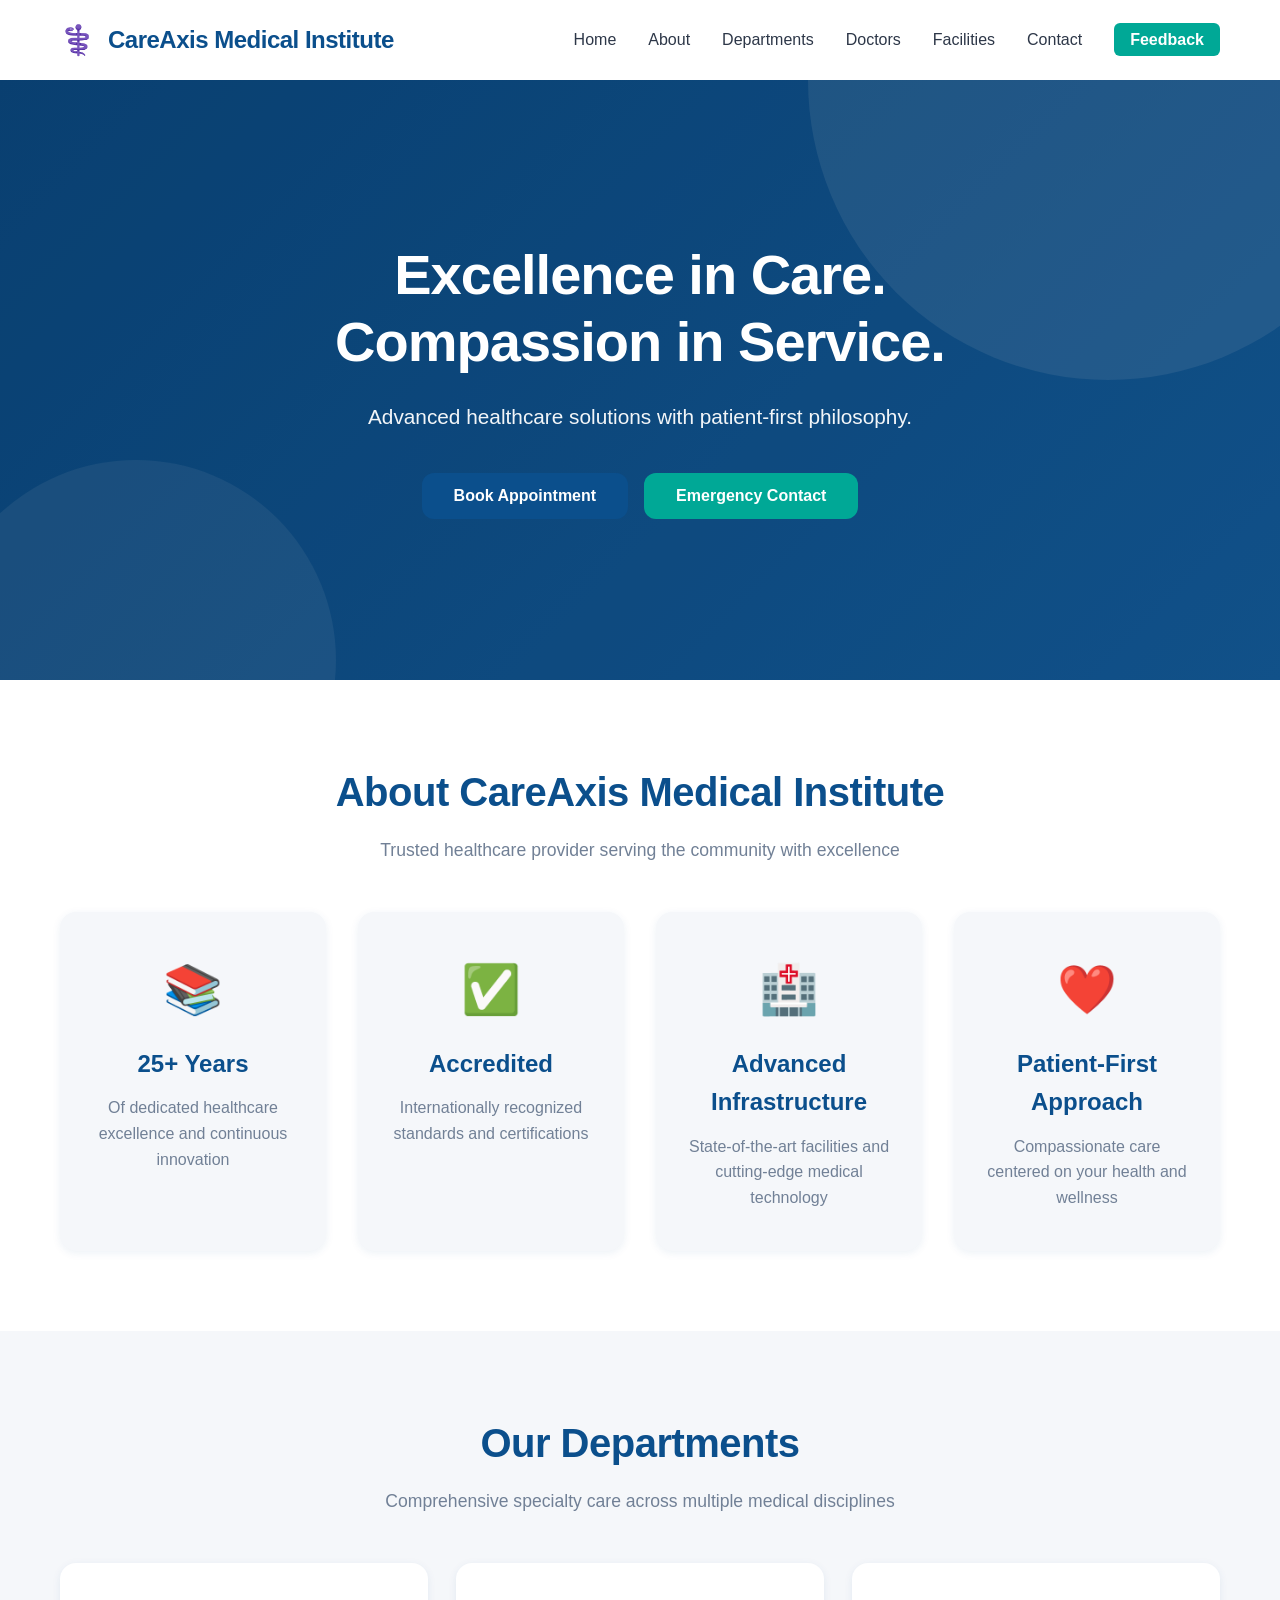
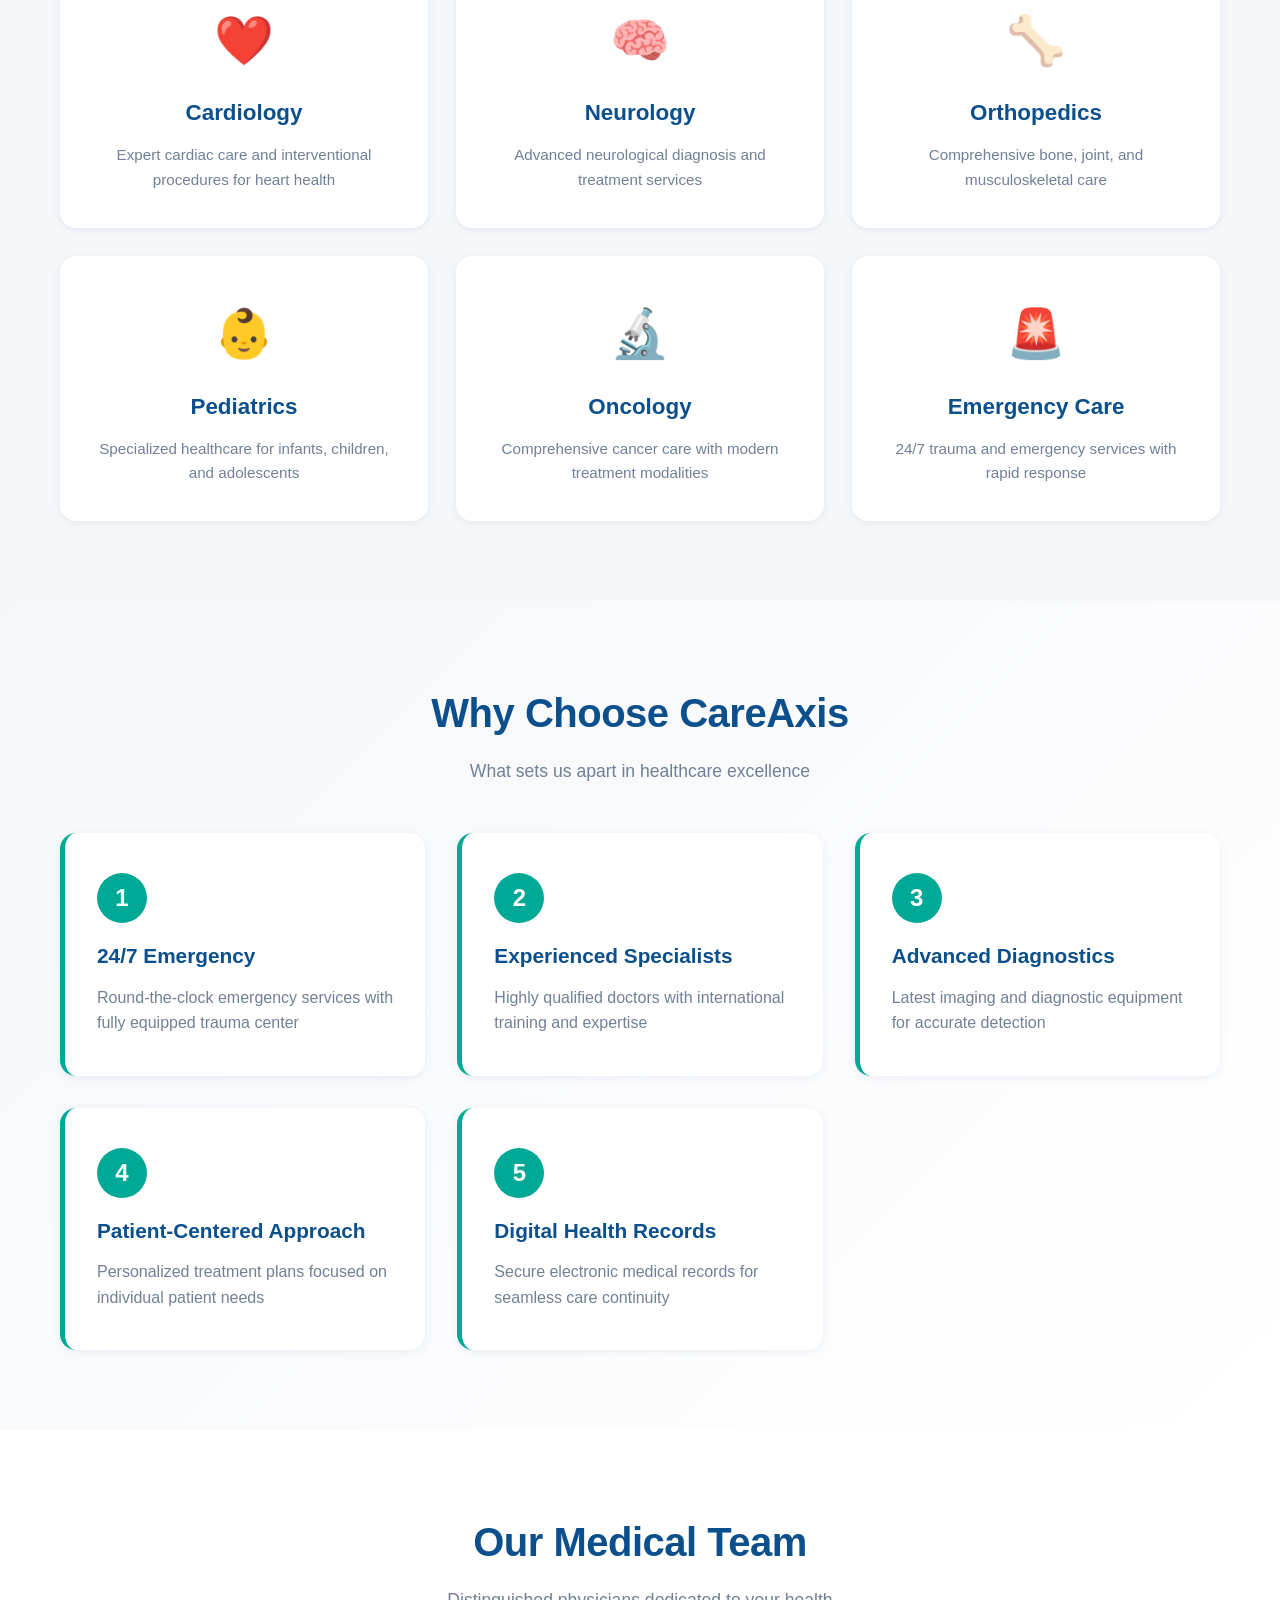
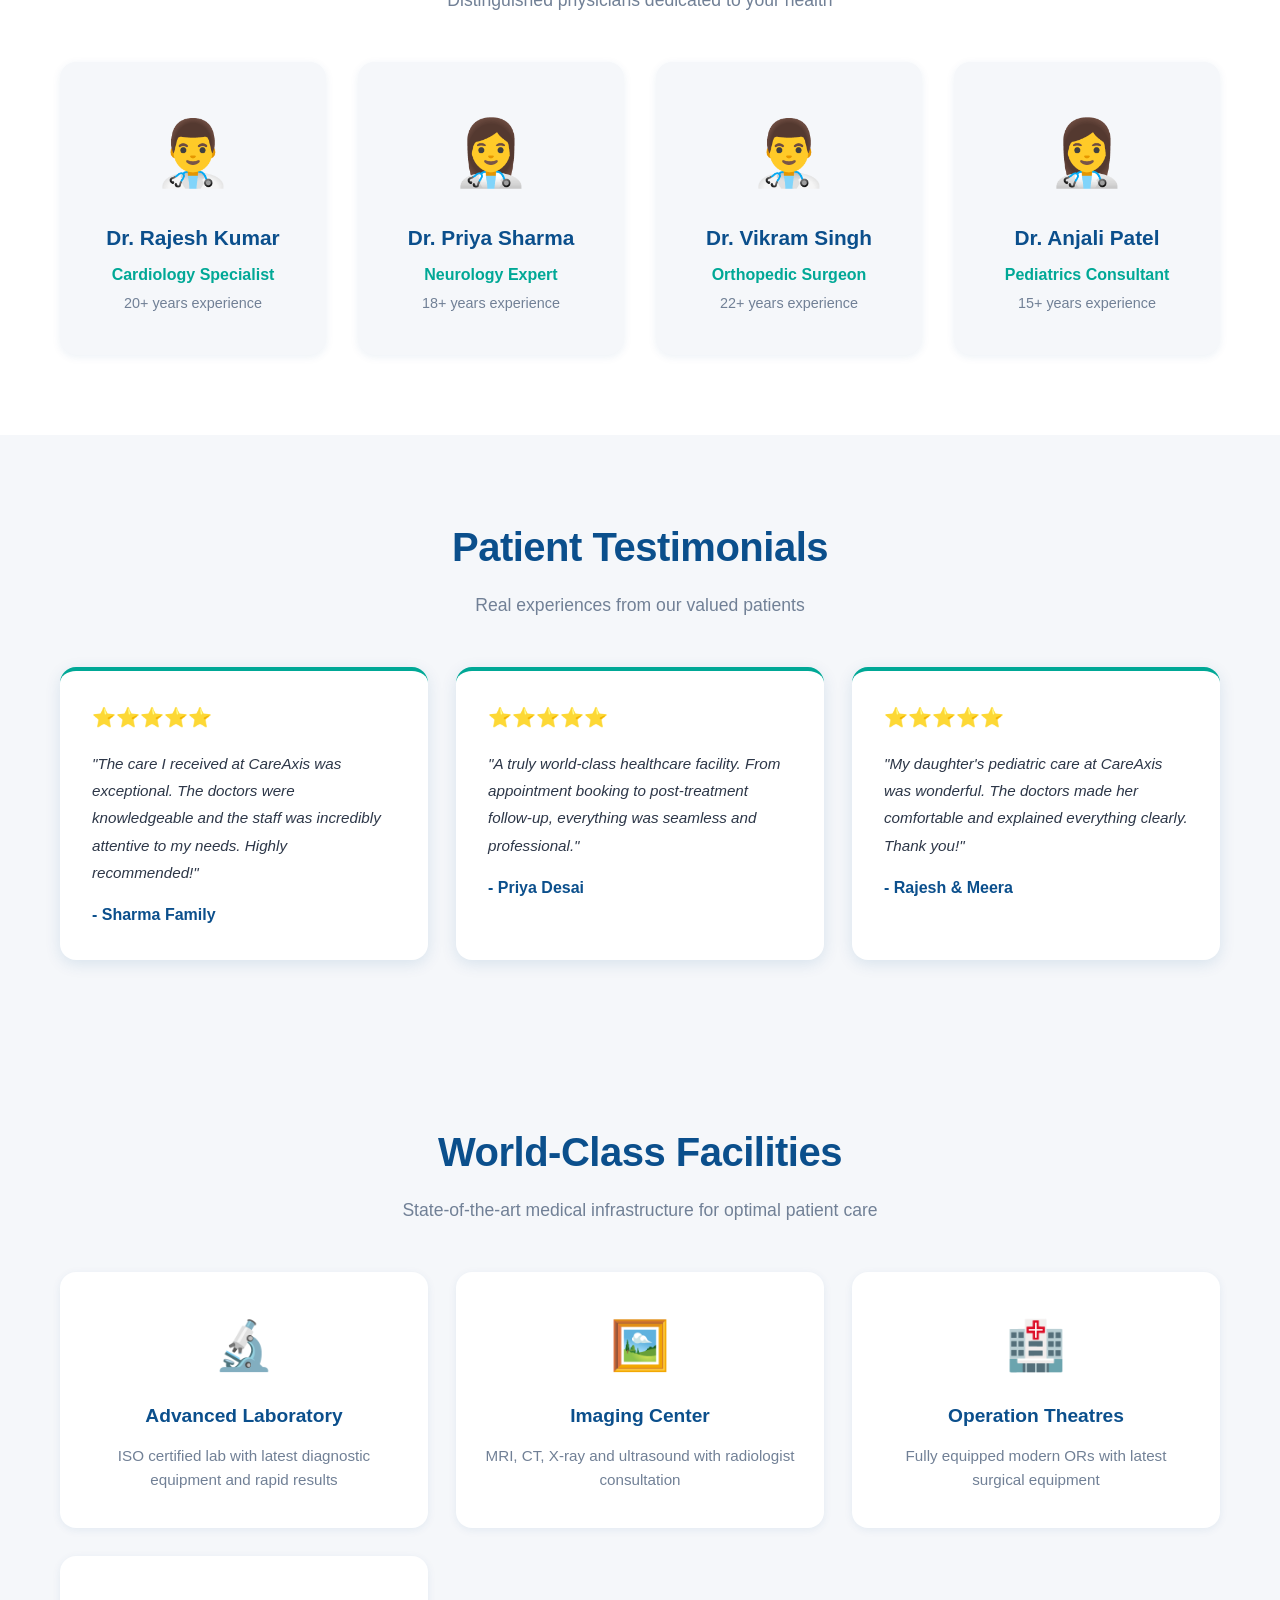
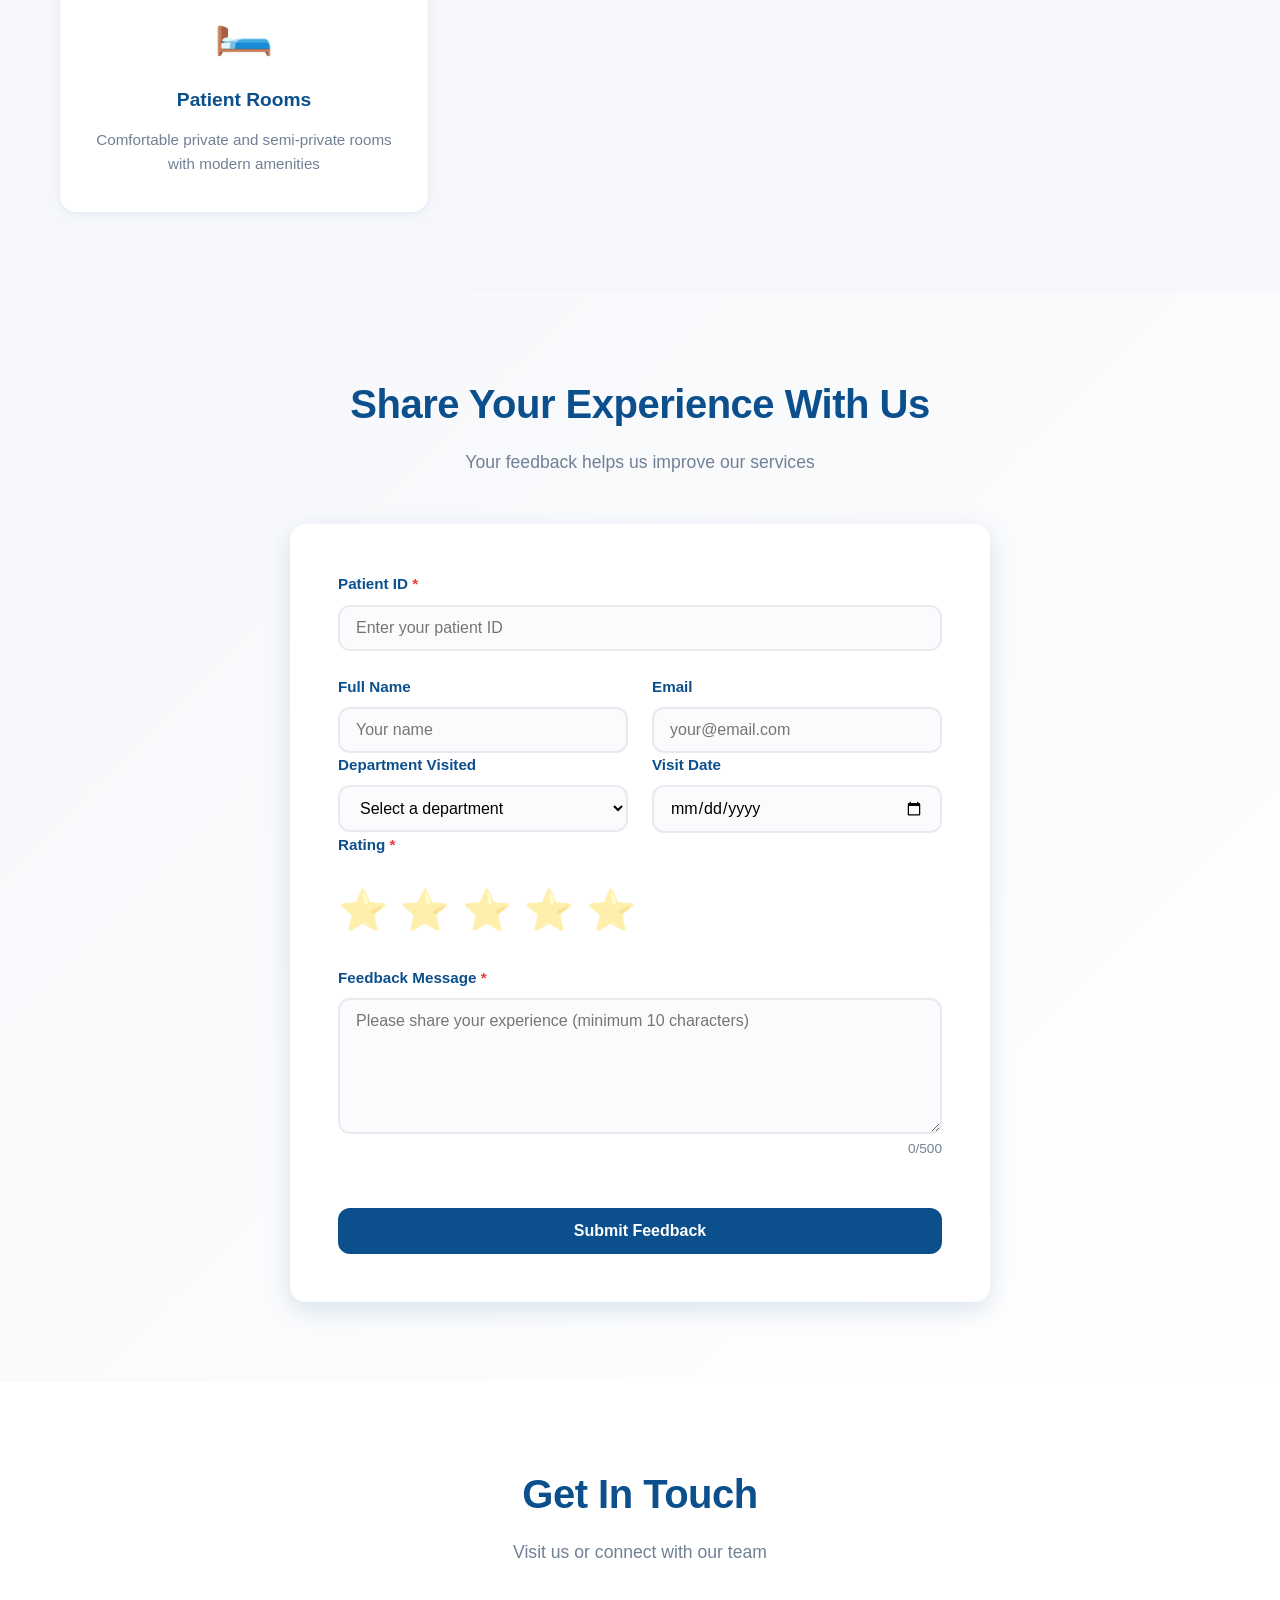
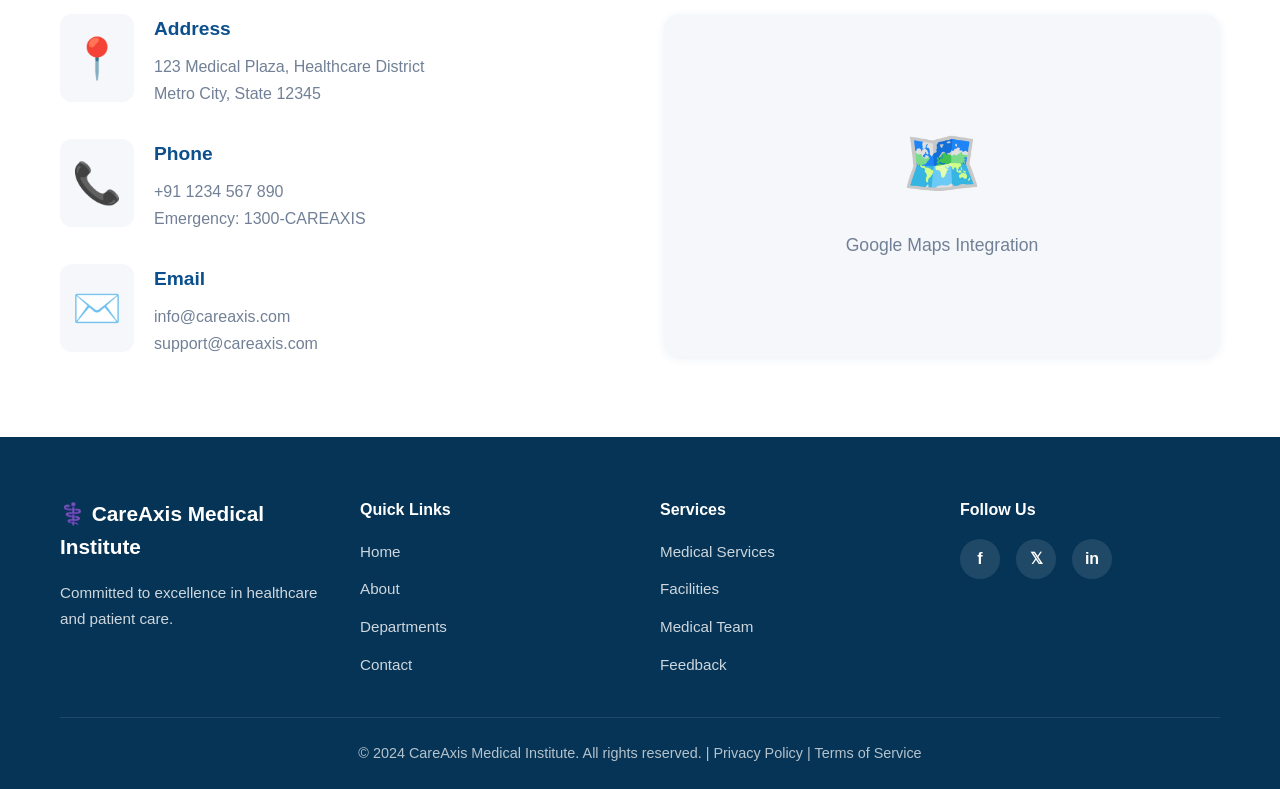
<file: frontend/patient/index.html>
<!DOCTYPE html>
<html lang="en">

<head>
    <meta charset="UTF-8">
    <meta name="viewport" content="width=device-width, initial-scale=1.0">
    <meta name="description"
        content="CareAxis Medical Institute - Premium healthcare solutions with patient-first philosophy">
    <title>CareAxis Medical Institute - Excellence in Care</title>
    <link rel="stylesheet" href="css/styles.css">
</head>

<body>
    <!-- Navigation Bar -->
    <nav class="navbar" id="navbar">
        <div class="navbar-container">
            <div class="navbar-logo">
                <span class="logo-icon">⚕️</span>
                <span class="logo-text">CareAxis Medical Institute</span>
            </div>
            <ul class="nav-menu" id="navMenu">
                <li class="nav-item"><a href="#home" class="nav-link">Home</a></li>
                <li class="nav-item"><a href="#about" class="nav-link">About</a></li>
                <li class="nav-item"><a href="#departments" class="nav-link">Departments</a></li>
                <li class="nav-item"><a href="#doctors" class="nav-link">Doctors</a></li>
                <li class="nav-item"><a href="#facilities" class="nav-link">Facilities</a></li>
                <li class="nav-item"><a href="#contact" class="nav-link">Contact</a></li>
                <li class="nav-item"><a href="#feedback" class="nav-link feedback-link">Feedback</a></li>
            </ul>
            <div class="hamburger" id="hamburger">
                <span></span>
                <span></span>
                <span></span>
            </div>
        </div>
    </nav>

    <!-- Hero Section -->
    <section class="hero" id="home">
        <div class="hero-overlay"></div>
        <div class="hero-content">
            <h1 class="hero-title">Excellence in Care. Compassion in Service.</h1>
            <p class="hero-subtitle">Advanced healthcare solutions with patient-first philosophy.</p>
            <div class="hero-buttons">
                <button class="btn btn-primary">Book Appointment</button>
                <button class="btn btn-secondary">Emergency Contact</button>
            </div>
        </div>
    </section>

    <!-- About Section -->
    <section class="about" id="about">
        <div class="container">
            <h2 class="section-title">About CareAxis Medical Institute</h2>
            <p class="section-subtitle">Trusted healthcare provider serving the community with excellence</p>

            <div class="about-grid">
                <div class="about-card">
                    <div class="about-icon">📚</div>
                    <h3>25+ Years</h3>
                    <p>Of dedicated healthcare excellence and continuous innovation</p>
                </div>
                <div class="about-card">
                    <div class="about-icon">✅</div>
                    <h3>Accredited</h3>
                    <p>Internationally recognized standards and certifications</p>
                </div>
                <div class="about-card">
                    <div class="about-icon">🏥</div>
                    <h3>Advanced Infrastructure</h3>
                    <p>State-of-the-art facilities and cutting-edge medical technology</p>
                </div>
                <div class="about-card">
                    <div class="about-icon">❤️</div>
                    <h3>Patient-First Approach</h3>
                    <p>Compassionate care centered on your health and wellness</p>
                </div>
            </div>
        </div>
    </section>

    <!-- Departments Section -->
    <section class="departments" id="departments">
        <div class="container">
            <h2 class="section-title">Our Departments</h2>
            <p class="section-subtitle">Comprehensive specialty care across multiple medical disciplines</p>

            <div class="departments-grid">
                <div class="department-card">
                    <div class="department-icon">❤️</div>
                    <h3>Cardiology</h3>
                    <p>Expert cardiac care and interventional procedures for heart health</p>
                </div>
                <div class="department-card">
                    <div class="department-icon">🧠</div>
                    <h3>Neurology</h3>
                    <p>Advanced neurological diagnosis and treatment services</p>
                </div>
                <div class="department-card">
                    <div class="department-icon">🦴</div>
                    <h3>Orthopedics</h3>
                    <p>Comprehensive bone, joint, and musculoskeletal care</p>
                </div>
                <div class="department-card">
                    <div class="department-icon">👶</div>
                    <h3>Pediatrics</h3>
                    <p>Specialized healthcare for infants, children, and adolescents</p>
                </div>
                <div class="department-card">
                    <div class="department-icon">🔬</div>
                    <h3>Oncology</h3>
                    <p>Comprehensive cancer care with modern treatment modalities</p>
                </div>
                <div class="department-card">
                    <div class="department-icon">🚨</div>
                    <h3>Emergency Care</h3>
                    <p>24/7 trauma and emergency services with rapid response</p>
                </div>
            </div>
        </div>
    </section>

    <!-- Why Choose Us Section -->
    <section class="why-choose-us">
        <div class="container">
            <h2 class="section-title">Why Choose CareAxis</h2>
            <p class="section-subtitle">What sets us apart in healthcare excellence</p>

            <div class="features-grid">
                <div class="feature-card">
                    <div class="feature-number">1</div>
                    <h3>24/7 Emergency</h3>
                    <p>Round-the-clock emergency services with fully equipped trauma center</p>
                </div>
                <div class="feature-card">
                    <div class="feature-number">2</div>
                    <h3>Experienced Specialists</h3>
                    <p>Highly qualified doctors with international training and expertise</p>
                </div>
                <div class="feature-card">
                    <div class="feature-number">3</div>
                    <h3>Advanced Diagnostics</h3>
                    <p>Latest imaging and diagnostic equipment for accurate detection</p>
                </div>
                <div class="feature-card">
                    <div class="feature-number">4</div>
                    <h3>Patient-Centered Approach</h3>
                    <p>Personalized treatment plans focused on individual patient needs</p>
                </div>
                <div class="feature-card">
                    <div class="feature-number">5</div>
                    <h3>Digital Health Records</h3>
                    <p>Secure electronic medical records for seamless care continuity</p>
                </div>
            </div>
        </div>
    </section>

    <!-- Doctors Section -->
    <section class="doctors" id="doctors">
        <div class="container">
            <h2 class="section-title">Our Medical Team</h2>
            <p class="section-subtitle">Distinguished physicians dedicated to your health</p>

            <div class="doctors-grid">
                <div class="doctor-card">
                    <div class="doctor-avatar">👨‍⚕️</div>
                    <h3>Dr. Rajesh Kumar</h3>
                    <p class="doctor-specialty">Cardiology Specialist</p>
                    <p class="doctor-experience">20+ years experience</p>
                </div>
                <div class="doctor-card">
                    <div class="doctor-avatar">👩‍⚕️</div>
                    <h3>Dr. Priya Sharma</h3>
                    <p class="doctor-specialty">Neurology Expert</p>
                    <p class="doctor-experience">18+ years experience</p>
                </div>
                <div class="doctor-card">
                    <div class="doctor-avatar">👨‍⚕️</div>
                    <h3>Dr. Vikram Singh</h3>
                    <p class="doctor-specialty">Orthopedic Surgeon</p>
                    <p class="doctor-experience">22+ years experience</p>
                </div>
                <div class="doctor-card">
                    <div class="doctor-avatar">👩‍⚕️</div>
                    <h3>Dr. Anjali Patel</h3>
                    <p class="doctor-specialty">Pediatrics Consultant</p>
                    <p class="doctor-experience">15+ years experience</p>
                </div>
            </div>
        </div>
    </section>

    <!-- Testimonials Section -->
    <section class="testimonials">
        <div class="container">
            <h2 class="section-title">Patient Testimonials</h2>
            <p class="section-subtitle">Real experiences from our valued patients</p>

            <div class="testimonials-grid">
                <div class="testimonial-card">
                    <div class="testimonial-stars">⭐⭐⭐⭐⭐</div>
                    <p class="testimonial-text">"The care I received at CareAxis was exceptional. The doctors were
                        knowledgeable and the staff was incredibly attentive to my needs. Highly recommended!"</p>
                    <p class="testimonial-author">- Sharma Family</p>
                </div>
                <div class="testimonial-card">
                    <div class="testimonial-stars">⭐⭐⭐⭐⭐</div>
                    <p class="testimonial-text">"A truly world-class healthcare facility. From appointment booking to
                        post-treatment follow-up, everything was seamless and professional."</p>
                    <p class="testimonial-author">- Priya Desai</p>
                </div>
                <div class="testimonial-card">
                    <div class="testimonial-stars">⭐⭐⭐⭐⭐</div>
                    <p class="testimonial-text">"My daughter's pediatric care at CareAxis was wonderful. The doctors
                        made her comfortable and explained everything clearly. Thank you!"</p>
                    <p class="testimonial-author">- Rajesh & Meera</p>
                </div>
            </div>
        </div>
    </section>

    <!-- Facilities Section -->
    <section class="facilities" id="facilities">
        <div class="container">
            <h2 class="section-title">World-Class Facilities</h2>
            <p class="section-subtitle">State-of-the-art medical infrastructure for optimal patient care</p>

            <div class="facilities-grid">
                <div class="facility-card">
                    <div class="facility-icon">🔬</div>
                    <h3>Advanced Laboratory</h3>
                    <p>ISO certified lab with latest diagnostic equipment and rapid results</p>
                </div>
                <div class="facility-card">
                    <div class="facility-icon">🖼️</div>
                    <h3>Imaging Center</h3>
                    <p>MRI, CT, X-ray and ultrasound with radiologist consultation</p>
                </div>
                <div class="facility-card">
                    <div class="facility-icon">🏥</div>
                    <h3>Operation Theatres</h3>
                    <p>Fully equipped modern ORs with latest surgical equipment</p>
                </div>
                <div class="facility-card">
                    <div class="facility-icon">🛏️</div>
                    <h3>Patient Rooms</h3>
                    <p>Comfortable private and semi-private rooms with modern amenities</p>
                </div>
            </div>
        </div>
    </section>

    <!-- Feedback Section -->
    <section class="feedback-section" id="feedback">
        <div class="container">
            <h2 class="section-title">Share Your Experience With Us</h2>
            <p class="section-subtitle">Your feedback helps us improve our services</p>

            <div class="feedback-form-wrapper">
                <form class="feedback-form" id="feedbackForm">
                    <div class="form-group">
                        <label for="patientId" class="form-label">Patient ID <span class="required">*</span></label>
                        <input type="text" id="patientId" name="patientId" class="form-input"
                            placeholder="Enter your patient ID" required>
                        <span class="error-message" id="patientIdError"></span>
                    </div>

                    <div class="form-row">
                        <div class="form-group">
                            <label for="fullName" class="form-label">Full Name</label>
                            <input type="text" id="fullName" name="fullName" class="form-input" placeholder="Your name">
                        </div>
                        <div class="form-group">
                            <label for="email" class="form-label">Email</label>
                            <input type="email" id="email" name="email" class="form-input" placeholder="your@email.com">
                        </div>
                    </div>

                    <div class="form-row">
                        <div class="form-group">
                            <label for="department" class="form-label">Department Visited</label>
                            <select id="department" name="department" class="form-input">
                                <option value="">Select a department</option>
                                <option value="Cardiology">Cardiology</option>
                                <option value="Neurology">Neurology</option>
                                <option value="Orthopedics">Orthopedics</option>
                                <option value="Pediatrics">Pediatrics</option>
                                <option value="Oncology">Oncology</option>
                                <option value="Emergency Care">Emergency Care</option>
                            </select>
                        </div>
                        <div class="form-group">
                            <label for="visitDate" class="form-label">Visit Date</label>
                            <input type="date" id="visitDate" name="visitDate" class="form-input">
                        </div>
                    </div>

                    <div class="form-group">
                        <label class="form-label">Rating <span class="required">*</span></label>
                        <div class="rating-group" id="ratingGroup">
                            <input type="radio" id="star5" name="rating" value="5">
                            <label for="star5" class="star">⭐</label>
                            <input type="radio" id="star4" name="rating" value="4">
                            <label for="star4" class="star">⭐</label>
                            <input type="radio" id="star3" name="rating" value="3">
                            <label for="star3" class="star">⭐</label>
                            <input type="radio" id="star2" name="rating" value="2">
                            <label for="star2" class="star">⭐</label>
                            <input type="radio" id="star1" name="rating" value="1">
                            <label for="star1" class="star">⭐</label>
                        </div>
                        <span class="error-message" id="ratingError"></span>
                    </div>

                    <div class="form-group">
                        <label for="feedbackMessage" class="form-label">Feedback Message <span
                                class="required">*</span></label>
                        <textarea id="feedbackMessage" name="feedbackMessage" class="form-textarea"
                            placeholder="Please share your experience (minimum 10 characters)" rows="6"
                            required></textarea>
                        <span class="error-message" id="feedbackError"></span>
                        <span class="char-count"><span id="charCount">0</span>/500</span>
                    </div>

                    <button type="submit" class="btn btn-primary btn-submit" id="submitBtn">
                        <span class="btn-text">Submit Feedback</span>
                        <span class="loading-spinner" id="loadingSpinner"></span>
                    </button>
                </form>
            </div>
        </div>
    </section>

    <!-- Contact Section -->
    <section class="contact" id="contact">
        <div class="container">
            <h2 class="section-title">Get In Touch</h2>
            <p class="section-subtitle">Visit us or connect with our team</p>

            <div class="contact-wrapper">
                <div class="contact-info">
                    <div class="contact-item">
                        <div class="contact-icon">📍</div>
                        <div class="contact-details">
                            <h3>Address</h3>
                            <p>123 Medical Plaza, Healthcare District<br>Metro City, State 12345</p>
                        </div>
                    </div>
                    <div class="contact-item">
                        <div class="contact-icon">📞</div>
                        <div class="contact-details">
                            <h3>Phone</h3>
                            <p>+91 1234 567 890<br>Emergency: 1300-CAREAXIS</p>
                        </div>
                    </div>
                    <div class="contact-item">
                        <div class="contact-icon">✉️</div>
                        <div class="contact-details">
                            <h3>Email</h3>
                            <p>info@careaxis.com<br>support@careaxis.com</p>
                        </div>
                    </div>
                </div>

                <div class="contact-map-placeholder">
                    <div class="map-icon">🗺️</div>
                    <p>Google Maps Integration</p>
                </div>
            </div>
        </div>
    </section>

    <!-- Footer -->
    <footer class="footer">
        <div class="container">
            <div class="footer-grid">
                <div class="footer-section">
                    <h3 class="footer-logo">⚕️ CareAxis Medical Institute</h3>
                    <p>Committed to excellence in healthcare and patient care.</p>
                </div>
                <div class="footer-section">
                    <h4>Quick Links</h4>
                    <ul class="footer-links">
                        <li><a href="#home">Home</a></li>
                        <li><a href="#about">About</a></li>
                        <li><a href="#departments">Departments</a></li>
                        <li><a href="#contact">Contact</a></li>
                    </ul>
                </div>
                <div class="footer-section">
                    <h4>Services</h4>
                    <ul class="footer-links">
                        <li><a href="#departments">Medical Services</a></li>
                        <li><a href="#facilities">Facilities</a></li>
                        <li><a href="#doctors">Medical Team</a></li>
                        <li><a href="#feedback">Feedback</a></li>
                    </ul>
                </div>
                <div class="footer-section">
                    <h4>Follow Us</h4>
                    <div class="social-icons">
                        <a href="#" class="social-icon">f</a>
                        <a href="#" class="social-icon">𝕏</a>
                        <a href="#" class="social-icon">in</a>
                    </div>
                </div>
            </div>
            <div class="footer-bottom">
                <p>&copy; 2024 CareAxis Medical Institute. All rights reserved. | Privacy Policy | Terms of Service</p>
            </div>
        </div>
    </footer>

    <!-- Modal for Feedback Response -->
    <div class="modal" id="feedbackModal">
        <div class="modal-content">
            <button class="modal-close" id="modalClose">&times;</button>
            <div class="modal-header">
                <div class="modal-icon" id="modalIcon">✓</div>
                <h2 id="modalTitle">Thank You!</h2>
            </div>
            <div class="modal-body">
                <div class="modal-info">
                    <div class="info-item">
                        <span class="info-label">Sentiment:</span>
                        <span class="info-value" id="modalSentiment">-</span>
                    </div>
                    <div class="info-item">
                        <span class="info-label">Issue Type:</span>
                        <span class="info-value" id="modalIssueType">-</span>
                    </div>
                    <div class="info-item">
                        <span class="info-label">Severity:</span>
                        <span class="info-value" id="modalSeverity">-</span>
                    </div>
                </div>
                <p class="modal-message" id="modalMessage">Your feedback has been recorded successfully.</p>
            </div>
            <div class="modal-footer">
                <button class="btn btn-primary" id="modalBtn">Close</button>
            </div>
        </div>
    </div>

    <script src="js/app.js"></script>
</body>

</html>
</file>
<file: frontend/patient/css/styles.css>
/* ============================================
   CAREAXIS MEDICAL INSTITUTE - PREMIUM STYLES
   ============================================ */

/* CSS Variables */
:root {
    --color-primary: #0B4F8C;
    --color-primary-light: #1565AB;
    --color-primary-dark: #063456;
    --color-secondary: #FFFFFF;
    --color-accent: #00A896;
    --color-accent-light: #20C9A6;
    --color-grey-light: #F5F7FA;
    --color-grey-medium: #E8EAEF;
    --color-grey-dark: #4A5568;
    --color-text: #2D3748;
    --color-text-light: #718096;
    --color-error: #E53E3E;
    --color-success: #22863A;
    --shadow-sm: 0 2px 8px rgba(11, 79, 140, 0.08);
    --shadow-md: 0 4px 16px rgba(11, 79, 140, 0.12);
    --shadow-lg: 0 8px 24px rgba(11, 79, 140, 0.15);
    --shadow-xl: 0 12px 32px rgba(11, 79, 140, 0.18);
    --transition-base: all 0.3s ease;
    --border-radius: 12px;
    --border-radius-lg: 16px;
}

/* ============================================
   RESET & BASE STYLES
   ============================================ */

* {
    margin: 0;
    padding: 0;
    box-sizing: border-box;
}

html {
    scroll-behavior: smooth;
}

body {
    font-family: -apple-system, BlinkMacSystemFont, 'Segoe UI', Roboto, 'Helvetica Neue', Arial, sans-serif;
    color: var(--color-text);
    line-height: 1.6;
    background-color: var(--color-secondary);
}

a {
    text-decoration: none;
    color: inherit;
}

ul {
    list-style: none;
}

button {
    cursor: pointer;
    border: none;
    font-family: inherit;
}

input,
select,
textarea {
    font-family: inherit;
}

/* ============================================
   UTILITY CLASSES
   ============================================ */

.container {
    max-width: 1200px;
    margin: 0 auto;
    padding: 0 20px;
}

.section-title {
    font-size: 2.5rem;
    font-weight: 700;
    color: var(--color-primary);
    text-align: center;
    margin-bottom: 12px;
    letter-spacing: -0.5px;
}

.section-subtitle {
    font-size: 1.1rem;
    color: var(--color-text-light);
    text-align: center;
    margin-bottom: 48px;
    max-width: 600px;
    margin-left: auto;
    margin-right: auto;
}

.required {
    color: var(--color-error);
}

/* ============================================
   BUTTONS
   ============================================ */

.btn {
    padding: 14px 32px;
    font-size: 1rem;
    font-weight: 600;
    border-radius: var(--border-radius);
    transition: var(--transition-base);
    display: inline-flex;
    align-items: center;
    justify-content: center;
    gap: 8px;
    cursor: pointer;
}

.btn-primary {
    background-color: var(--color-primary);
    color: var(--color-secondary);
}

.btn-primary:hover {
    background-color: var(--color-primary-dark);
    box-shadow: var(--shadow-lg);
    transform: translateY(-2px);
}

.btn-primary:active {
    transform: translateY(0);
}

.btn-secondary {
    background-color: var(--color-accent);
    color: var(--color-secondary);
}

.btn-secondary:hover {
    background-color: var(--color-accent-light);
    box-shadow: var(--shadow-lg);
    transform: translateY(-2px);
}

.btn-submit {
    width: 100%;
    margin-top: 24px;
    position: relative;
}

.btn-submit:disabled {
    opacity: 0.7;
    cursor: not-allowed;
}

/* ============================================
   NAVIGATION BAR
   ============================================ */

.navbar {
    position: fixed;
    top: 0;
    width: 100%;
    background-color: var(--color-secondary);
    box-shadow: none;
    transition: var(--transition-base);
    z-index: 1000;
}

.navbar.sticky {
    box-shadow: var(--shadow-md);
    backdrop-filter: blur(10px);
}

.navbar-container {
    max-width: 1200px;
    margin: 0 auto;
    padding: 0 20px;
    display: flex;
    justify-content: space-between;
    align-items: center;
    height: 80px;
}

.navbar-logo {
    display: flex;
    align-items: center;
    gap: 12px;
    font-size: 1.5rem;
    font-weight: 700;
    color: var(--color-primary);
}

.logo-icon {
    font-size: 1.8rem;
}

.logo-text {
    letter-spacing: -0.5px;
}

.nav-menu {
    display: flex;
    gap: 32px;
    align-items: center;
}

.nav-link {
    color: var(--color-text);
    font-weight: 500;
    transition: var(--transition-base);
    position: relative;
    padding-bottom: 4px;
}

.nav-link::after {
    content: '';
    position: absolute;
    bottom: 0;
    left: 0;
    width: 0;
    height: 2px;
    background-color: var(--color-primary);
    transition: width 0.3s ease;
}

.nav-link:hover::after {
    width: 100%;
}

.nav-link:hover {
    color: var(--color-primary);
}

.feedback-link {
    background-color: var(--color-accent);
    color: var(--color-secondary);
    padding: 8px 16px;
    border-radius: 6px;
    font-weight: 600;
}

.feedback-link::after {
    display: none;
}

.feedback-link:hover {
    background-color: var(--color-accent-light);
    color: var(--color-secondary);
}

.hamburger {
    display: none;
    flex-direction: column;
    cursor: pointer;
    gap: 6px;
}

.hamburger span {
    width: 25px;
    height: 3px;
    background-color: var(--color-primary);
    border-radius: 2px;
    transition: var(--transition-base);
}

/* ============================================
   HERO SECTION
   ============================================ */

.hero {
    margin-top: 80px;
    padding: 120px 20px;
    background: linear-gradient(135deg, #0B4F8C 0%, #1565AB 100%);
    color: var(--color-secondary);
    text-align: center;
    position: relative;
    overflow: hidden;
    min-height: 600px;
    display: flex;
    align-items: center;
    justify-content: center;
}

.hero::before {
    content: '';
    position: absolute;
    top: -50%;
    right: -10%;
    width: 600px;
    height: 600px;
    background: rgba(255, 255, 255, 0.1);
    border-radius: 50%;
    animation: float 6s ease-in-out infinite;
}

.hero::after {
    content: '';
    position: absolute;
    bottom: -30%;
    left: -5%;
    width: 400px;
    height: 400px;
    background: rgba(255, 255, 255, 0.08);
    border-radius: 50%;
    animation: float 8s ease-in-out infinite reverse;
}

@keyframes float {

    0%,
    100% {
        transform: translateY(0px);
    }

    50% {
        transform: translateY(30px);
    }
}

.hero-overlay {
    position: absolute;
    top: 0;
    left: 0;
    right: 0;
    bottom: 0;
    background: rgba(0, 0, 0, 0.2);
    z-index: 1;
}

.hero-content {
    position: relative;
    z-index: 2;
    max-width: 700px;
    animation: slideUp 0.8s ease-out;
}

@keyframes slideUp {
    from {
        opacity: 0;
        transform: translateY(40px);
    }

    to {
        opacity: 1;
        transform: translateY(0);
    }
}

.hero-title {
    font-size: 3.5rem;
    font-weight: 700;
    margin-bottom: 24px;
    line-height: 1.2;
    letter-spacing: -1px;
}

.hero-subtitle {
    font-size: 1.3rem;
    margin-bottom: 40px;
    color: rgba(255, 255, 255, 0.95);
    font-weight: 300;
}

.hero-buttons {
    display: flex;
    gap: 16px;
    justify-content: center;
    flex-wrap: wrap;
}

.hero .btn {
    animation: slideUp 0.8s ease-out;
    animation-delay: 0.2s;
    animation-fill-mode: both;
}

/* ============================================
   ABOUT SECTION
   ============================================ */

.about {
    padding: 80px 20px;
    background-color: var(--color-secondary);
}

.about-grid {
    display: grid;
    grid-template-columns: repeat(auto-fit, minmax(260px, 1fr));
    gap: 32px;
    margin-top: 48px;
}

.about-card {
    background: var(--color-grey-light);
    padding: 40px 32px;
    border-radius: var(--border-radius-lg);
    text-align: center;
    transition: var(--transition-base);
    box-shadow: var(--shadow-sm);
}

.about-card:hover {
    transform: translateY(-8px);
    box-shadow: var(--shadow-lg);
    background: var(--color-secondary);
}

.about-icon {
    font-size: 3rem;
    margin-bottom: 16px;
}

.about-card h3 {
    font-size: 1.5rem;
    color: var(--color-primary);
    margin-bottom: 12px;
}

.about-card p {
    color: var(--color-text-light);
    line-height: 1.6;
}

/* ============================================
   DEPARTMENTS SECTION
   ============================================ */

.departments {
    padding: 80px 20px;
    background-color: var(--color-grey-light);
}

.departments-grid {
    display: grid;
    grid-template-columns: repeat(auto-fit, minmax(300px, 1fr));
    gap: 28px;
    margin-top: 48px;
}

.department-card {
    background: var(--color-secondary);
    padding: 36px 28px;
    border-radius: var(--border-radius-lg);
    box-shadow: var(--shadow-sm);
    transition: var(--transition-base);
    text-align: center;
    border-top: 4px solid transparent;
}

.department-card:hover {
    transform: translateY(-8px);
    box-shadow: var(--shadow-xl);
    border-top-color: var(--color-accent);
}

.department-icon {
    font-size: 3rem;
    margin-bottom: 16px;
}

.department-card h3 {
    font-size: 1.4rem;
    color: var(--color-primary);
    margin-bottom: 12px;
    font-weight: 600;
}

.department-card p {
    color: var(--color-text-light);
    font-size: 0.95rem;
    line-height: 1.6;
}

/* ============================================
   WHY CHOOSE US SECTION
   ============================================ */

.why-choose-us {
    padding: 80px 20px;
    background: linear-gradient(135deg, #F5F7FA 0%, var(--color-secondary) 100%);
}

.features-grid {
    display: grid;
    grid-template-columns: repeat(auto-fit, minmax(280px, 1fr));
    gap: 32px;
    margin-top: 48px;
}

.feature-card {
    background: var(--color-secondary);
    padding: 40px 32px;
    border-radius: var(--border-radius-lg);
    box-shadow: var(--shadow-sm);
    transition: var(--transition-base);
    border-left: 5px solid var(--color-accent);
}

.feature-card:hover {
    box-shadow: var(--shadow-lg);
    transform: translateX(8px);
}

.feature-number {
    display: inline-flex;
    align-items: center;
    justify-content: center;
    width: 50px;
    height: 50px;
    background: var(--color-accent);
    color: var(--color-secondary);
    border-radius: 50%;
    font-weight: 700;
    font-size: 1.5rem;
    margin-bottom: 16px;
}

.feature-card h3 {
    font-size: 1.3rem;
    color: var(--color-primary);
    margin-bottom: 12px;
    font-weight: 600;
}

.feature-card p {
    color: var(--color-text-light);
    line-height: 1.6;
}

/* ============================================
   DOCTORS SECTION
   ============================================ */

.doctors {
    padding: 80px 20px;
    background-color: var(--color-secondary);
}

.doctors-grid {
    display: grid;
    grid-template-columns: repeat(auto-fit, minmax(250px, 1fr));
    gap: 32px;
    margin-top: 48px;
}

.doctor-card {
    background: var(--color-grey-light);
    padding: 40px 28px;
    border-radius: var(--border-radius-lg);
    box-shadow: var(--shadow-sm);
    text-align: center;
    transition: var(--transition-base);
}

.doctor-card:hover {
    transform: translateY(-8px);
    box-shadow: var(--shadow-lg);
    background: var(--color-secondary);
}

.doctor-avatar {
    font-size: 4rem;
    margin-bottom: 16px;
}

.doctor-card h3 {
    font-size: 1.3rem;
    color: var(--color-primary);
    margin-bottom: 8px;
    font-weight: 600;
}

.doctor-specialty {
    color: var(--color-accent);
    font-weight: 600;
    margin-bottom: 4px;
}

.doctor-experience {
    color: var(--color-text-light);
    font-size: 0.9rem;
}

/* ============================================
   TESTIMONIALS SECTION
   ============================================ */

.testimonials {
    padding: 80px 20px;
    background: linear-gradient(135deg, #F5F7FA 0%, var(--color-grey-light) 100%);
}

.testimonials-grid {
    display: grid;
    grid-template-columns: repeat(auto-fit, minmax(320px, 1fr));
    gap: 28px;
    margin-top: 48px;
}

.testimonial-card {
    background: var(--color-secondary);
    padding: 32px;
    border-radius: var(--border-radius-lg);
    box-shadow: var(--shadow-md);
    transition: var(--transition-base);
    border-top: 4px solid var(--color-accent);
}

.testimonial-card:hover {
    box-shadow: var(--shadow-lg);
    transform: translateY(-4px);
}

.testimonial-stars {
    font-size: 1.2rem;
    margin-bottom: 16px;
    display: block;
}

.testimonial-text {
    color: var(--color-text);
    font-style: italic;
    line-height: 1.8;
    margin-bottom: 16px;
    font-size: 0.95rem;
}

.testimonial-author {
    color: var(--color-primary);
    font-weight: 600;
}

/* ============================================
   FACILITIES SECTION
   ============================================ */

.facilities {
    padding: 80px 20px;
    background-color: var(--color-grey-light);
}

.facilities-grid {
    display: grid;
    grid-template-columns: repeat(auto-fit, minmax(280px, 1fr));
    gap: 28px;
    margin-top: 48px;
}

.facility-card {
    background: var(--color-secondary);
    padding: 36px 28px;
    border-radius: var(--border-radius-lg);
    box-shadow: var(--shadow-sm);
    text-align: center;
    transition: var(--transition-base);
}

.facility-card:hover {
    box-shadow: var(--shadow-lg);
    transform: translateY(-6px);
}

.facility-icon {
    font-size: 3rem;
    margin-bottom: 16px;
}

.facility-card h3 {
    font-size: 1.2rem;
    color: var(--color-primary);
    margin-bottom: 12px;
    font-weight: 600;
}

.facility-card p {
    color: var(--color-text-light);
    font-size: 0.95rem;
    line-height: 1.6;
}

/* ============================================
   FEEDBACK SECTION
   ============================================ */

.feedback-section {
    padding: 80px 20px;
    background: linear-gradient(135deg, #F5F7FA 0%, var(--color-secondary) 100%);
}

.feedback-form-wrapper {
    max-width: 700px;
    margin: 0 auto;
    background: var(--color-secondary);
    padding: 48px;
    border-radius: var(--border-radius-lg);
    box-shadow: var(--shadow-lg);
}

.feedback-form {
    display: flex;
    flex-direction: column;
}

.form-group {
    margin-bottom: 24px;
    display: flex;
    flex-direction: column;
}

.form-row {
    display: grid;
    grid-template-columns: repeat(auto-fit, minmax(280px, 1fr));
    gap: 24px;
}

.form-row .form-group {
    margin-bottom: 0;
}

.form-label {
    font-weight: 600;
    color: var(--color-primary);
    margin-bottom: 8px;
    font-size: 0.95rem;
}

.form-input,
.form-textarea {
    padding: 12px 16px;
    border: 2px solid var(--color-grey-medium);
    border-radius: var(--border-radius);
    font-size: 1rem;
    transition: var(--transition-base);
    background-color: #FAFBFC;
}

.form-input:focus,
.form-textarea:focus {
    outline: none;
    border-color: var(--color-primary);
    background-color: var(--color-secondary);
    box-shadow: 0 0 0 3px rgba(11, 79, 140, 0.1);
}

.form-textarea {
    resize: vertical;
    font-family: inherit;
}

.char-count {
    font-size: 0.85rem;
    color: var(--color-text-light);
    margin-top: 4px;
    text-align: right;
}

/* ============================================
   STAR RATING
   ============================================ */

.rating-group {
    display: flex;
    flex-direction: row-reverse;
    justify-content: flex-end;
    gap: 12px;
    margin-top: 12px;
}

.rating-group input {
    display: none;
}

.rating-group .star {
    font-size: 2.5rem;
    cursor: pointer;
    transition: var(--transition-base);
    opacity: 0.4;
}

.rating-group .star:hover,
.rating-group .star:hover~.star {
    opacity: 1;
    color: #FFD700;
}

.rating-group input:checked~.star {
    opacity: 1;
    color: #FFD700;
}

/* ============================================
   ERROR MESSAGES
   ============================================ */

.error-message {
    color: var(--color-error);
    font-size: 0.85rem;
    margin-top: 4px;
    display: none;
}

.error-message.show {
    display: block;
}

.form-input.error,
.form-textarea.error {
    border-color: var(--color-error);
    background-color: rgba(229, 62, 62, 0.05);
}

/* ============================================
   LOADING SPINNER
   ============================================ */

.loading-spinner {
    display: none;
    width: 18px;
    height: 18px;
    border: 2px solid rgba(255, 255, 255, 0.3);
    border-top-color: var(--color-secondary);
    border-radius: 50%;
    animation: spin 0.8s linear infinite;
}

.loading-spinner.show {
    display: block;
}

@keyframes spin {
    to {
        transform: rotate(360deg);
    }
}

.btn-submit:disabled .loading-spinner.show {
    display: block;
}

/* ============================================
   CONTACT SECTION
   ============================================ */

.contact {
    padding: 80px 20px;
    background-color: var(--color-secondary);
}

.contact-wrapper {
    display: grid;
    grid-template-columns: 1fr 1fr;
    gap: 48px;
    margin-top: 48px;
}

.contact-info {
    display: flex;
    flex-direction: column;
    gap: 32px;
}

.contact-item {
    display: flex;
    gap: 20px;
    align-items: flex-start;
}

.contact-icon {
    font-size: 2.5rem;
    min-width: 60px;
    display: flex;
    align-items: center;
    justify-content: center;
    background: var(--color-grey-light);
    border-radius: var(--border-radius);
    padding: 12px;
}

.contact-details h3 {
    font-size: 1.2rem;
    color: var(--color-primary);
    margin-bottom: 8px;
    font-weight: 600;
}

.contact-details p {
    color: var(--color-text-light);
    line-height: 1.7;
}

.contact-map-placeholder {
    background: var(--color-grey-light);
    border-radius: var(--border-radius-lg);
    padding: 40px;
    display: flex;
    flex-direction: column;
    align-items: center;
    justify-content: center;
    text-align: center;
    box-shadow: var(--shadow-sm);
}

.contact-map-placeholder .map-icon {
    font-size: 4rem;
    margin-bottom: 16px;
}

.contact-map-placeholder p {
    color: var(--color-text-light);
    font-size: 1.1rem;
}

/* ============================================
   FOOTER
   ============================================ */

.footer {
    background: var(--color-primary-dark);
    color: rgba(255, 255, 255, 0.9);
    padding: 60px 20px 24px;
}

.footer-grid {
    display: grid;
    grid-template-columns: repeat(auto-fit, minmax(250px, 1fr));
    gap: 40px;
    margin-bottom: 40px;
}

.footer-section h3,
.footer-section h4 {
    color: var(--color-secondary);
    margin-bottom: 16px;
    font-weight: 600;
}

.footer-logo {
    font-size: 1.3rem;
}

.footer-section p {
    color: rgba(255, 255, 255, 0.8);
    line-height: 1.7;
    font-size: 0.95rem;
}

.footer-links {
    display: flex;
    flex-direction: column;
    gap: 12px;
}

.footer-links a {
    color: rgba(255, 255, 255, 0.8);
    transition: var(--transition-base);
    font-size: 0.95rem;
}

.footer-links a:hover {
    color: var(--color-accent);
}

.social-icons {
    display: flex;
    gap: 16px;
    margin-top: 12px;
}

.social-icon {
    display: inline-flex;
    align-items: center;
    justify-content: center;
    width: 40px;
    height: 40px;
    background: rgba(255, 255, 255, 0.1);
    border-radius: 50%;
    color: var(--color-secondary);
    transition: var(--transition-base);
    font-weight: 600;
}

.social-icon:hover {
    background: var(--color-accent);
}

.footer-bottom {
    text-align: center;
    padding-top: 24px;
    border-top: 1px solid rgba(255, 255, 255, 0.1);
    color: rgba(255, 255, 255, 0.7);
    font-size: 0.9rem;
}

/* ============================================
   MODAL
   ============================================ */

.modal {
    display: none;
    position: fixed;
    top: 0;
    left: 0;
    right: 0;
    bottom: 0;
    background: rgba(0, 0, 0, 0.5);
    z-index: 2000;
    align-items: center;
    justify-content: center;
    padding: 20px;
    animation: fadeIn 0.3s ease;
}

.modal.show {
    display: flex;
}

@keyframes fadeIn {
    from {
        opacity: 0;
    }

    to {
        opacity: 1;
    }
}

.modal-content {
    background: var(--color-secondary);
    border-radius: var(--border-radius-lg);
    padding: 40px;
    max-width: 500px;
    width: 100%;
    box-shadow: var(--shadow-xl);
    animation: slideDown 0.3s ease;
    position: relative;
}

@keyframes slideDown {
    from {
        opacity: 0;
        transform: translateY(-30px);
    }

    to {
        opacity: 1;
        transform: translateY(0);
    }
}

.modal-close {
    position: absolute;
    top: 16px;
    right: 16px;
    background: none;
    border: none;
    font-size: 1.5rem;
    color: var(--color-text-light);
    cursor: pointer;
    transition: var(--transition-base);
    width: 32px;
    height: 32px;
    display: flex;
    align-items: center;
    justify-content: center;
}

.modal-close:hover {
    color: var(--color-error);
    transform: scale(1.1);
}

.modal-header {
    text-align: center;
    margin-bottom: 32px;
}

.modal-icon {
    font-size: 3rem;
    margin-bottom: 16px;
}

.modal-icon.success {
    color: var(--color-success);
}

.modal-icon.error {
    color: var(--color-error);
}

.modal-title {
    font-size: 1.8rem;
    color: var(--color-primary);
    font-weight: 700;
}

.modal-body {
    margin-bottom: 32px;
}

.modal-info {
    background: var(--color-grey-light);
    padding: 24px;
    border-radius: var(--border-radius);
    margin-bottom: 20px;
}

.info-item {
    display: flex;
    justify-content: space-between;
    align-items: center;
    padding: 12px 0;
    border-bottom: 1px solid var(--color-grey-medium);
}

.info-item:last-child {
    border-bottom: none;
}

.info-label {
    font-weight: 600;
    color: var(--color-primary);
}

.info-value {
    color: var(--color-text);
    font-weight: 500;
}

.modal-message {
    color: var(--color-text-light);
    line-height: 1.6;
    text-align: center;
}

.modal-footer {
    display: flex;
    justify-content: center;
}

/* ============================================
   RESPONSIVE DESIGN
   ============================================ */

@media (max-width: 1024px) {
    .section-title {
        font-size: 2rem;
    }

    .hero {
        padding: 80px 20px;
        min-height: 500px;
    }

    .hero-title {
        font-size: 2.5rem;
    }

    .hero-subtitle {
        font-size: 1.1rem;
    }

    .contact-wrapper {
        grid-template-columns: 1fr;
        gap: 32px;
    }

    .about-grid,
    .departments-grid,
    .features-grid,
    .doctors-grid,
    .testimonials-grid,
    .facilities-grid {
        grid-template-columns: repeat(auto-fit, minmax(240px, 1fr));
    }
}

@media (max-width: 768px) {
    .navbar-container {
        height: 70px;
    }

    .nav-menu {
        position: fixed;
        left: -100%;
        top: 70px;
        flex-direction: column;
        background-color: var(--color-secondary);
        width: 100%;
        text-align: center;
        transition: 0.3s;
        box-shadow: var(--shadow-md);
        padding: 20px 0;
        gap: 0;
    }

    .nav-menu.active {
        left: 0;
    }

    .nav-item {
        padding: 16px 0;
        border-bottom: 1px solid var(--color-grey-medium);
    }

    .nav-item:last-child {
        border-bottom: none;
    }

    .nav-link::after {
        display: none;
    }

    .hamburger {
        display: flex;
    }

    .hamburger.active span:nth-child(1) {
        transform: rotate(-45deg) translate(-8px, 8px);
    }

    .hamburger.active span:nth-child(2) {
        opacity: 0;
    }

    .hamburger.active span:nth-child(3) {
        transform: rotate(45deg) translate(-7px, -8px);
    }

    .section-title {
        font-size: 1.8rem;
    }

    .section-subtitle {
        font-size: 1rem;
        margin-bottom: 32px;
    }

    .hero {
        padding: 60px 20px;
        min-height: auto;
    }

    .hero-title {
        font-size: 2rem;
    }

    .hero-subtitle {
        font-size: 1rem;
    }

    .hero-buttons {
        flex-direction: column;
    }

    .btn {
        width: 100%;
    }

    .about,
    .departments,
    .why-choose-us,
    .doctors,
    .testimonials,
    .facilities,
    .feedback-section,
    .contact {
        padding: 60px 20px;
    }

    .about-grid,
    .departments-grid,
    .features-grid,
    .doctors-grid,
    .testimonials-grid,
    .facilities-grid {
        grid-template-columns: 1fr;
        gap: 20px;
    }

    .feedback-form-wrapper {
        padding: 32px 20px;
    }

    .form-row {
        grid-template-columns: 1fr;
    }

    .footer-grid {
        grid-template-columns: 1fr;
        gap: 32px;
    }

    .modal-content {
        padding: 32px 20px;
    }
}

@media (max-width: 480px) {
    .navbar-container {
        height: 60px;
        padding: 0 16px;
    }

    .logo-text {
        display: none;
    }

    .nav-menu {
        top: 60px;
    }

    .section-title {
        font-size: 1.5rem;
    }

    .hero-title {
        font-size: 1.5rem;
    }

    .hero-subtitle {
        font-size: 0.95rem;
    }

    .about-card,
    .department-card,
    .feature-card,
    .doctor-card,
    .testimonial-card,
    .facility-card {
        padding: 24px 16px;
    }

    .about-icon,
    .department-icon,
    .facility-icon {
        font-size: 2.5rem;
    }

    .doctor-avatar {
        font-size: 3rem;
    }

    .feature-number {
        width: 40px;
        height: 40px;
        font-size: 1.2rem;
    }

    .feedback-form-wrapper {
        padding: 24px 16px;
    }

    .contact-item {
        gap: 12px;
    }

    .contact-icon {
        font-size: 2rem;
    }

    .rating-group .star {
        font-size: 2rem;
    }

    .footer {
        padding: 40px 20px 20px;
    }

    .modal-content {
        padding: 24px 16px;
    }
}
</file>
